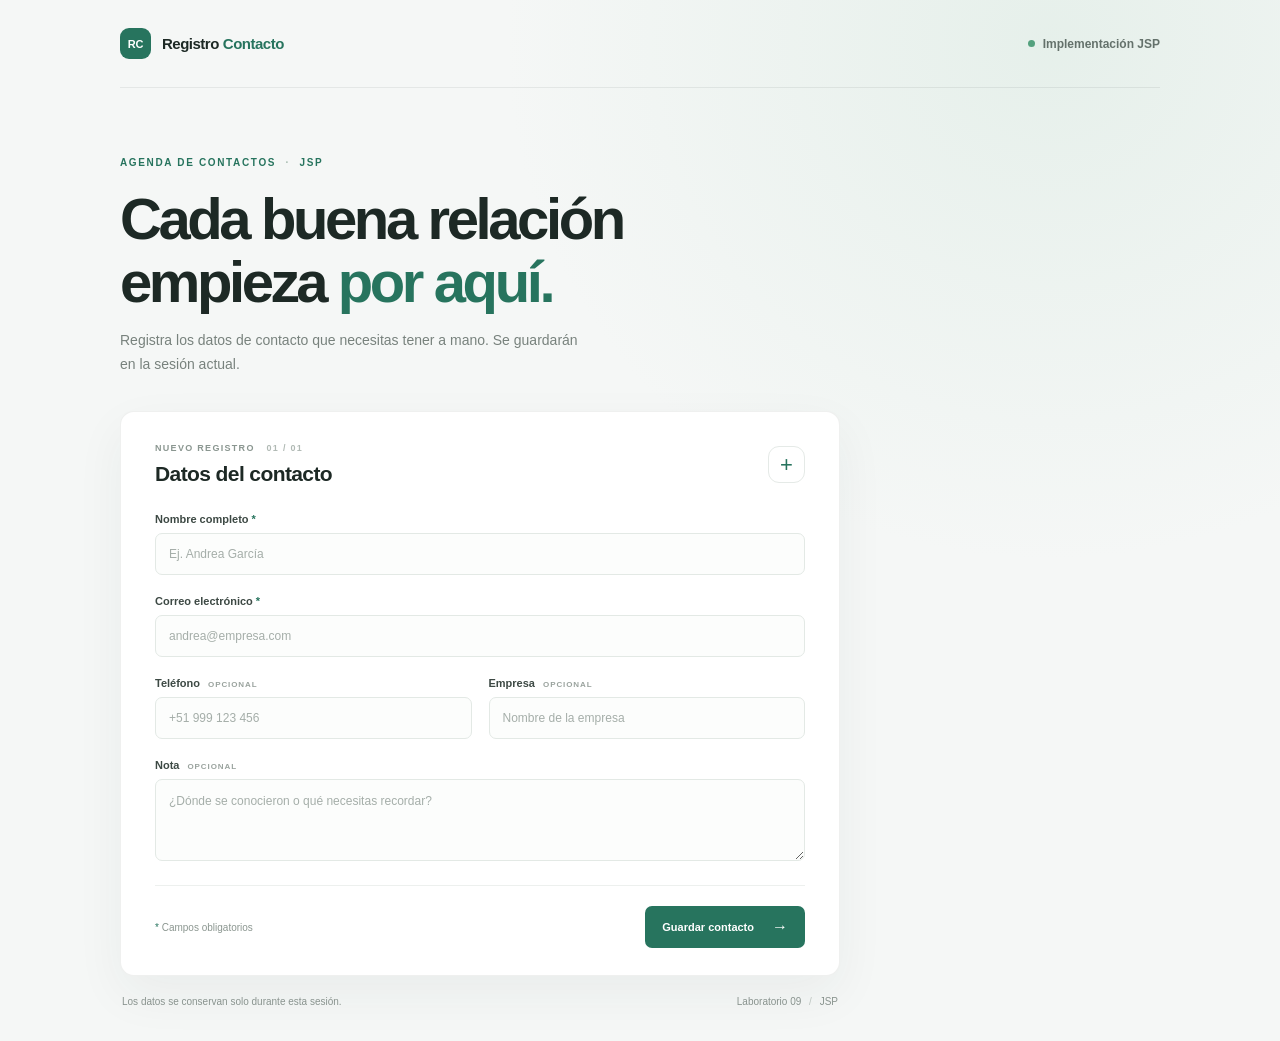
<file: jsp-app/index.html>
<!doctype html>
<html lang="es">
<head>
  <meta charset="utf-8">
  <meta name="viewport" content="width=device-width, initial-scale=1">
  <meta name="theme-color" content="#f5f7f6">
  <title>Registro de contacto | JSP</title>
  <link rel="stylesheet" href="style.css">
</head>
<body>
  <main class="page-shell">
    <header class="site-header">
      <a class="wordmark" href="index.html" aria-label="Registro de contacto, inicio">
        <span class="wordmark-mark" aria-hidden="true">RC</span>
        <span>Registro<span class="wordmark-light">Contacto</span></span>
      </a>
      <span class="environment"><span class="status-dot"></span> Implementación JSP</span>
    </header>

    <section class="intro" aria-labelledby="page-title">
      <p class="eyebrow">AGENDA DE CONTACTOS <span>·</span> JSP</p>
      <h1 id="page-title">Cada buena relación<br>empieza <span>por aquí.</span></h1>
      <p class="intro-copy">Registra los datos de contacto que necesitas tener a mano. Se guardarán en la sesión actual.</p>
    </section>

    <section class="form-card" aria-labelledby="form-title">
      <div class="card-heading">
        <div>
          <p class="step-label">NUEVO REGISTRO <span>01 / 01</span></p>
          <h2 id="form-title">Datos del contacto</h2>
        </div>
        <span class="card-icon" aria-hidden="true">+</span>
      </div>

      <form action="procesar.jsp" method="post">
        <div class="field-grid">
          <label class="field field-wide" for="nombre">
            <span>Nombre completo <span class="required">*</span></span>
            <input id="nombre" name="nombre" type="text" autocomplete="name" maxlength="80" placeholder="Ej. Andrea García" required>
          </label>

          <label class="field field-wide" for="correo">
            <span>Correo electrónico <span class="required">*</span></span>
            <input id="correo" name="correo" type="email" autocomplete="email" maxlength="254" placeholder="andrea@empresa.com" required>
          </label>

          <label class="field" for="telefono">
            <span>Teléfono <span class="optional">OPCIONAL</span></span>
            <input id="telefono" name="telefono" type="tel" autocomplete="tel" maxlength="20" placeholder="+51 999 123 456">
          </label>

          <label class="field" for="empresa">
            <span>Empresa <span class="optional">OPCIONAL</span></span>
            <input id="empresa" name="empresa" type="text" autocomplete="organization" maxlength="80" placeholder="Nombre de la empresa">
          </label>

          <label class="field field-wide" for="mensaje">
            <span>Nota <span class="optional">OPCIONAL</span></span>
            <textarea id="mensaje" name="mensaje" rows="3" maxlength="500" placeholder="¿Dónde se conocieron o qué necesitas recordar?"></textarea>
          </label>
        </div>

        <div class="form-footer">
          <p><span class="required">*</span> Campos obligatorios</p>
          <button type="submit">Guardar contacto <span aria-hidden="true">→</span></button>
        </div>
      </form>
    </section>

    <footer class="page-footer">
      <span>Los datos se conservan solo durante esta sesión.</span>
      <span>Laboratorio 09 <span class="footer-divider">/</span> JSP</span>
    </footer>
  </main>
</body>
</html>
</file>
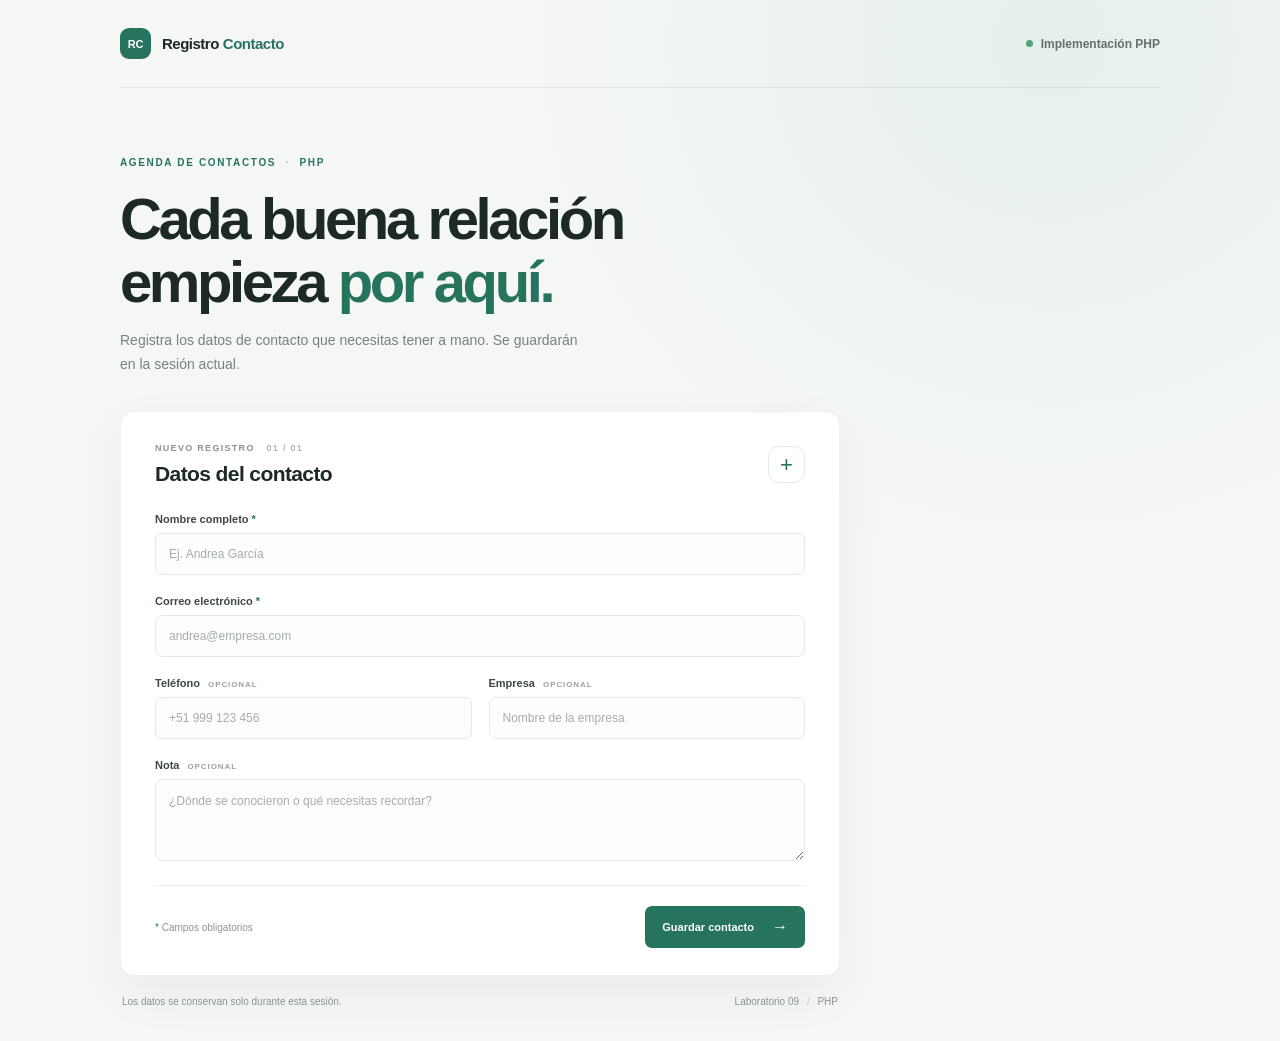
<file: php-app/index.html>
<!doctype html>
<html lang="es">
<head>
  <meta charset="utf-8">
  <meta name="viewport" content="width=device-width, initial-scale=1">
  <meta name="theme-color" content="#f5f7f6">
  <title>Registro de contacto | PHP</title>
  <link rel="stylesheet" href="style.css">
</head>
<body>
  <main class="page-shell">
    <header class="site-header">
      <a class="wordmark" href="index.html" aria-label="Registro de contacto, inicio">
        <span class="wordmark-mark" aria-hidden="true">RC</span>
        <span>Registro<span class="wordmark-light">Contacto</span></span>
      </a>
      <span class="environment"><span class="status-dot"></span> Implementación PHP</span>
    </header>

    <section class="intro" aria-labelledby="page-title">
      <p class="eyebrow">AGENDA DE CONTACTOS <span>·</span> PHP</p>
      <h1 id="page-title">Cada buena relación<br>empieza <span>por aquí.</span></h1>
      <p class="intro-copy">Registra los datos de contacto que necesitas tener a mano. Se guardarán en la sesión actual.</p>
    </section>

    <section class="form-card" aria-labelledby="form-title">
      <div class="card-heading">
        <div>
          <p class="step-label">NUEVO REGISTRO <span>01 / 01</span></p>
          <h2 id="form-title">Datos del contacto</h2>
        </div>
        <span class="card-icon" aria-hidden="true">+</span>
      </div>

      <form action="procesar.php" method="post">
        <div class="field-grid">
          <label class="field field-wide" for="nombre">
            <span>Nombre completo <span class="required">*</span></span>
            <input id="nombre" name="nombre" type="text" autocomplete="name" maxlength="80" placeholder="Ej. Andrea García" required>
          </label>

          <label class="field field-wide" for="correo">
            <span>Correo electrónico <span class="required">*</span></span>
            <input id="correo" name="correo" type="email" autocomplete="email" maxlength="254" placeholder="andrea@empresa.com" required>
          </label>

          <label class="field" for="telefono">
            <span>Teléfono <span class="optional">OPCIONAL</span></span>
            <input id="telefono" name="telefono" type="tel" autocomplete="tel" maxlength="20" placeholder="+51 999 123 456">
          </label>

          <label class="field" for="empresa">
            <span>Empresa <span class="optional">OPCIONAL</span></span>
            <input id="empresa" name="empresa" type="text" autocomplete="organization" maxlength="80" placeholder="Nombre de la empresa">
          </label>

          <label class="field field-wide" for="mensaje">
            <span>Nota <span class="optional">OPCIONAL</span></span>
            <textarea id="mensaje" name="mensaje" rows="3" maxlength="500" placeholder="¿Dónde se conocieron o qué necesitas recordar?"></textarea>
          </label>
        </div>

        <div class="form-footer">
          <p><span class="required">*</span> Campos obligatorios</p>
          <button type="submit">Guardar contacto <span aria-hidden="true">→</span></button>
        </div>
      </form>
    </section>

    <footer class="page-footer">
      <span>Los datos se conservan solo durante esta sesión.</span>
      <span>Laboratorio 09 <span class="footer-divider">/</span> PHP</span>
    </footer>
  </main>
</body>
</html>
</file>
<file: jsp-app/style.css>
:root {
  color-scheme: light;
  --ink: #1d2925;
  --muted: #78827d;
  --line: #e5eae7;
  --paper: #f5f7f6;
  --white: #fff;
  --green: #27745e;
  --green-dark: #1d5c49;
  --red: #b5473d;
  font-family: "DM Sans", "Segoe UI", sans-serif;
}

* { box-sizing: border-box; }
body { min-width: 320px; min-height: 100vh; margin: 0; color: var(--ink); background: radial-gradient(ellipse at 82% 4%, rgba(216, 233, 224, .52), transparent 34rem), var(--paper); }
button, input, textarea { font: inherit; }
.page-shell { width: min(100% - 48px, 1040px); margin: 0 auto; }
.site-header { height: 88px; display: flex; align-items: center; justify-content: space-between; border-bottom: 1px solid rgba(29, 41, 37, .08); }
.wordmark { display: inline-flex; align-items: center; gap: 11px; color: var(--ink); font-family: Manrope, "Segoe UI", sans-serif; font-size: 15px; font-weight: 800; letter-spacing: -.5px; text-decoration: none; }
.wordmark-mark { width: 31px; height: 31px; display: grid; place-items: center; border-radius: 9px; color: white; background: var(--green); font-size: 11px; letter-spacing: -.3px; }
.wordmark-light { margin-left: 4px; color: var(--green); }
.environment { display: inline-flex; align-items: center; gap: 8px; color: #64716b; font-size: 12px; font-weight: 600; }
.status-dot { width: 7px; height: 7px; border-radius: 50%; background: #54a17e; }
.intro { max-width: 630px; margin: 69px 0 34px; }
.eyebrow, .step-label { margin: 0; color: var(--green); font-size: 10px; font-weight: 700; letter-spacing: 1.65px; }
.eyebrow span { padding: 0 5px; color: #a4b9ad; }
h1, h2, p { margin-top: 0; }
h1 { margin: 19px 0 16px; font-family: Manrope, "Segoe UI", sans-serif; font-size: clamp(38px, 6vw, 58px); font-weight: 600; letter-spacing: -3.4px; line-height: 1.09; }
h1 span { color: var(--green); }
.intro-copy { max-width: 460px; margin-bottom: 0; color: var(--muted); font-size: 14px; line-height: 1.7; }
.form-card { max-width: 720px; padding: 31px 34px 27px; border: 1px solid rgba(29, 41, 37, .07); border-radius: 14px; background: var(--white); box-shadow: 0 18px 50px rgba(34, 57, 46, .055); }
.card-heading { display: flex; align-items: center; justify-content: space-between; margin-bottom: 27px; }
.step-label { color: #8a9690; font-size: 9px; letter-spacing: 1.3px; }
.step-label span { margin-left: 8px; color: #b0b9b4; }
h2 { margin: 9px 0 0; font-family: Manrope, "Segoe UI", sans-serif; font-size: 21px; font-weight: 700; letter-spacing: -.6px; }
.card-icon { width: 37px; height: 37px; display: grid; place-items: center; border: 1px solid var(--line); border-radius: 11px; color: var(--green); font-size: 22px; font-weight: 400; }
.field-grid { display: grid; grid-template-columns: 1fr 1fr; gap: 20px 17px; }
.field { display: flex; min-width: 0; flex-direction: column; gap: 8px; }
.field-wide { grid-column: 1 / -1; }
.field > span { color: #3d4944; font-size: 11px; font-weight: 700; }
.required { color: var(--green); }
.optional { margin-left: 5px; color: #9aa39e; font-size: 8px; font-weight: 600; letter-spacing: .9px; }
.field input, .field textarea { width: 100%; padding: 12px 13px; border: 1px solid #e3e9e5; border-radius: 7px; outline: none; color: var(--ink); background: #fcfdfc; font-size: 12px; transition: border-color .16s ease, box-shadow .16s ease, background .16s ease; }
.field input { height: 42px; }
.field textarea { min-height: 82px; resize: vertical; line-height: 1.5; }
.field input::placeholder, .field textarea::placeholder { color: #a5aea9; }
.field input:focus, .field textarea:focus { border-color: #69a58a; background: white; box-shadow: 0 0 0 3px rgba(39, 116, 94, .09); }
.form-footer { display: flex; align-items: center; justify-content: space-between; gap: 15px; margin-top: 24px; padding-top: 20px; border-top: 1px solid #edf0ee; }
.form-footer p { margin: 0; color: #8b9690; font-size: 10px; }
button { min-height: 42px; display: inline-flex; align-items: center; justify-content: center; gap: 18px; padding: 0 17px; border: 0; border-radius: 7px; color: white; background: var(--green); cursor: pointer; font-size: 11px; font-weight: 700; transition: background .16s ease, transform .16s ease; }
button:hover { transform: translateY(-1px); background: var(--green-dark); }
button:focus-visible { outline: 3px solid rgba(39, 116, 94, .25); outline-offset: 3px; }
button span { font-size: 16px; }
.page-footer { max-width: 720px; display: flex; justify-content: space-between; gap: 18px; padding: 20px 2px 34px; color: #89938e; font-size: 10px; }
.footer-divider { padding: 0 5px; color: #bdc5c0; }
.result-shell { width: min(100% - 48px, 900px); margin: 0 auto; padding-bottom: 48px; }
.result-main { margin-top: 50px; }
.result-card { margin-top: 25px; padding: 26px; border: 1px solid var(--line); border-radius: 12px; background: white; }
.result-success { color: var(--green); }
.result-error { color: var(--red); }
.result-copy { color: var(--muted); font-size: 13px; line-height: 1.6; }
.result-list { padding-left: 20px; color: #7e4a42; font-size: 13px; line-height: 1.8; }
.table-wrap { overflow-x: auto; margin: 20px 0; }
.records-table { width: 100%; border-collapse: collapse; text-align: left; font-size: 12px; }
.records-table th { padding: 11px 12px; color: #68756e; background: #f5f8f6; font-size: 10px; font-weight: 700; }
.records-table td { padding: 12px; border-bottom: 1px solid #edf0ee; vertical-align: top; }
.records-table td:first-child { font-weight: 600; }
.records-table .muted-cell { color: #96a09a; }
.result-actions { display: flex; flex-wrap: wrap; align-items: center; gap: 14px; margin-top: 20px; }
.secondary-link { color: var(--green); font-size: 12px; font-weight: 700; text-decoration: none; }
.secondary-link:hover { text-decoration: underline; }
.count-label { color: #88938d; font-size: 10px; }
@media (max-width: 600px) {
  .page-shell, .result-shell { width: min(100% - 32px, 1040px); }
  .site-header { height: 72px; }
  .environment { font-size: 10px; }
  .intro { margin-top: 47px; }
  h1 { letter-spacing: -2px; }
  .form-card { padding: 23px 19px 20px; }
  .field-grid { grid-template-columns: 1fr; gap: 17px; }
  .field-wide { grid-column: auto; }
  .form-footer { align-items: flex-start; flex-direction: column; }
  .form-footer button { width: 100%; }
  .page-footer { flex-direction: column; gap: 8px; }
  .result-main { margin-top: 35px; }
  .result-card { padding: 20px 16px; }
}
@media (prefers-reduced-motion: reduce) { *, *::before, *::after { scroll-behavior: auto !important; transition-duration: .01ms !important; } }
</file>
<file: php-app/style.css>
:root {
  color-scheme: light;
  --ink: #1d2925;
  --muted: #78827d;
  --line: #e5eae7;
  --paper: #f5f7f6;
  --white: #fff;
  --green: #27745e;
  --green-dark: #1d5c49;
  --green-soft: #e8f2ed;
  --red: #b5473d;
  font-family: "DM Sans", "Segoe UI", sans-serif;
}

* { box-sizing: border-box; }

body {
  min-width: 320px;
  min-height: 100vh;
  margin: 0;
  color: var(--ink);
  background:
    radial-gradient(ellipse at 82% 4%, rgba(216, 233, 224, .52), transparent 34rem),
    var(--paper);
}

button, input, textarea { font: inherit; }

.page-shell { width: min(100% - 48px, 1040px); margin: 0 auto; }

.site-header {
  height: 88px;
  display: flex;
  align-items: center;
  justify-content: space-between;
  border-bottom: 1px solid rgba(29, 41, 37, .08);
}

.wordmark {
  display: inline-flex;
  align-items: center;
  gap: 11px;
  color: var(--ink);
  font-family: Manrope, "Segoe UI", sans-serif;
  font-size: 15px;
  font-weight: 800;
  letter-spacing: -.5px;
  text-decoration: none;
}

.wordmark-mark {
  width: 31px;
  height: 31px;
  display: grid;
  place-items: center;
  border-radius: 9px;
  color: white;
  background: var(--green);
  font-size: 11px;
  letter-spacing: -.3px;
}

.wordmark-light { margin-left: 4px; color: var(--green); }

.environment {
  display: inline-flex;
  align-items: center;
  gap: 8px;
  color: #64716b;
  font-size: 12px;
  font-weight: 600;
}

.status-dot { width: 7px; height: 7px; border-radius: 50%; background: #54a17e; }

.intro { max-width: 630px; margin: 69px 0 34px; }

.eyebrow, .step-label {
  margin: 0;
  color: var(--green);
  font-size: 10px;
  font-weight: 700;
  letter-spacing: 1.65px;
}

.eyebrow span { padding: 0 5px; color: #a4b9ad; }

h1, h2, p { margin-top: 0; }

h1 {
  margin: 19px 0 16px;
  font-family: Manrope, "Segoe UI", sans-serif;
  font-size: clamp(38px, 6vw, 58px);
  font-weight: 600;
  letter-spacing: -3.4px;
  line-height: 1.09;
}

h1 span { color: var(--green); }

.intro-copy { max-width: 460px; margin-bottom: 0; color: var(--muted); font-size: 14px; line-height: 1.7; }

.form-card {
  max-width: 720px;
  padding: 31px 34px 27px;
  border: 1px solid rgba(29, 41, 37, .07);
  border-radius: 14px;
  background: var(--white);
  box-shadow: 0 18px 50px rgba(34, 57, 46, .055);
}

.card-heading { display: flex; align-items: center; justify-content: space-between; margin-bottom: 27px; }

.step-label { color: #8a9690; font-size: 9px; letter-spacing: 1.3px; }
.step-label span { margin-left: 8px; color: #b0b9b4; }

h2 { margin: 9px 0 0; font-family: Manrope, "Segoe UI", sans-serif; font-size: 21px; font-weight: 700; letter-spacing: -.6px; }

.card-icon {
  width: 37px;
  height: 37px;
  display: grid;
  place-items: center;
  border: 1px solid var(--line);
  border-radius: 11px;
  color: var(--green);
  font-size: 22px;
  font-weight: 400;
}

.field-grid { display: grid; grid-template-columns: 1fr 1fr; gap: 20px 17px; }
.field { display: flex; min-width: 0; flex-direction: column; gap: 8px; }
.field-wide { grid-column: 1 / -1; }
.field > span { color: #3d4944; font-size: 11px; font-weight: 700; }
.required { color: var(--green); }
.optional { margin-left: 5px; color: #9aa39e; font-size: 8px; font-weight: 600; letter-spacing: .9px; }

.field input, .field textarea {
  width: 100%;
  padding: 12px 13px;
  border: 1px solid #e3e9e5;
  border-radius: 7px;
  outline: none;
  color: var(--ink);
  background: #fcfdfc;
  font-size: 12px;
  transition: border-color .16s ease, box-shadow .16s ease, background .16s ease;
}

.field input { height: 42px; }
.field textarea { min-height: 82px; resize: vertical; line-height: 1.5; }
.field input::placeholder, .field textarea::placeholder { color: #a5aea9; }
.field input:focus, .field textarea:focus { border-color: #69a58a; background: white; box-shadow: 0 0 0 3px rgba(39, 116, 94, .09); }

.form-footer {
  display: flex;
  align-items: center;
  justify-content: space-between;
  gap: 15px;
  margin-top: 24px;
  padding-top: 20px;
  border-top: 1px solid #edf0ee;
}

.form-footer p { margin: 0; color: #8b9690; font-size: 10px; }

button {
  min-height: 42px;
  display: inline-flex;
  align-items: center;
  justify-content: center;
  gap: 18px;
  padding: 0 17px;
  border: 0;
  border-radius: 7px;
  color: white;
  background: var(--green);
  cursor: pointer;
  font-size: 11px;
  font-weight: 700;
  transition: background .16s ease, transform .16s ease;
}

button:hover { transform: translateY(-1px); background: var(--green-dark); }
button:focus-visible { outline: 3px solid rgba(39, 116, 94, .25); outline-offset: 3px; }
button span { font-size: 16px; }

.page-footer {
  max-width: 720px;
  display: flex;
  justify-content: space-between;
  gap: 18px;
  padding: 20px 2px 34px;
  color: #89938e;
  font-size: 10px;
}

.footer-divider { padding: 0 5px; color: #bdc5c0; }

.result-shell { width: min(100% - 48px, 900px); margin: 0 auto; padding-bottom: 48px; }
.result-main { margin-top: 50px; }
.result-card { margin-top: 25px; padding: 26px; border: 1px solid var(--line); border-radius: 12px; background: white; }
.result-success { color: var(--green); }
.result-error { color: var(--red); }
.result-copy { color: var(--muted); font-size: 13px; line-height: 1.6; }
.result-list { padding-left: 20px; color: #7e4a42; font-size: 13px; line-height: 1.8; }
.table-wrap { overflow-x: auto; margin: 20px 0; }
.records-table { width: 100%; border-collapse: collapse; text-align: left; font-size: 12px; }
.records-table th { padding: 11px 12px; color: #68756e; background: #f5f8f6; font-size: 10px; font-weight: 700; }
.records-table td { padding: 12px; border-bottom: 1px solid #edf0ee; vertical-align: top; }
.records-table td:first-child { font-weight: 600; }
.records-table .muted-cell { color: #96a09a; }
.result-actions { display: flex; flex-wrap: wrap; align-items: center; gap: 14px; margin-top: 20px; }
.secondary-link { color: var(--green); font-size: 12px; font-weight: 700; text-decoration: none; }
.secondary-link:hover { text-decoration: underline; }
.count-label { color: #88938d; font-size: 10px; }

@media (max-width: 600px) {
  .page-shell, .result-shell { width: min(100% - 32px, 1040px); }
  .site-header { height: 72px; }
  .environment { font-size: 10px; }
  .intro { margin-top: 47px; }
  h1 { letter-spacing: -2px; }
  .form-card { padding: 23px 19px 20px; }
  .field-grid { grid-template-columns: 1fr; gap: 17px; }
  .field-wide { grid-column: auto; }
  .form-footer { align-items: flex-start; flex-direction: column; }
  .form-footer button { width: 100%; }
  .page-footer { flex-direction: column; gap: 8px; }
  .result-main { margin-top: 35px; }
  .result-card { padding: 20px 16px; }
}

@media (prefers-reduced-motion: reduce) {
  *, *::before, *::after { scroll-behavior: auto !important; transition-duration: .01ms !important; }
}
</file>
